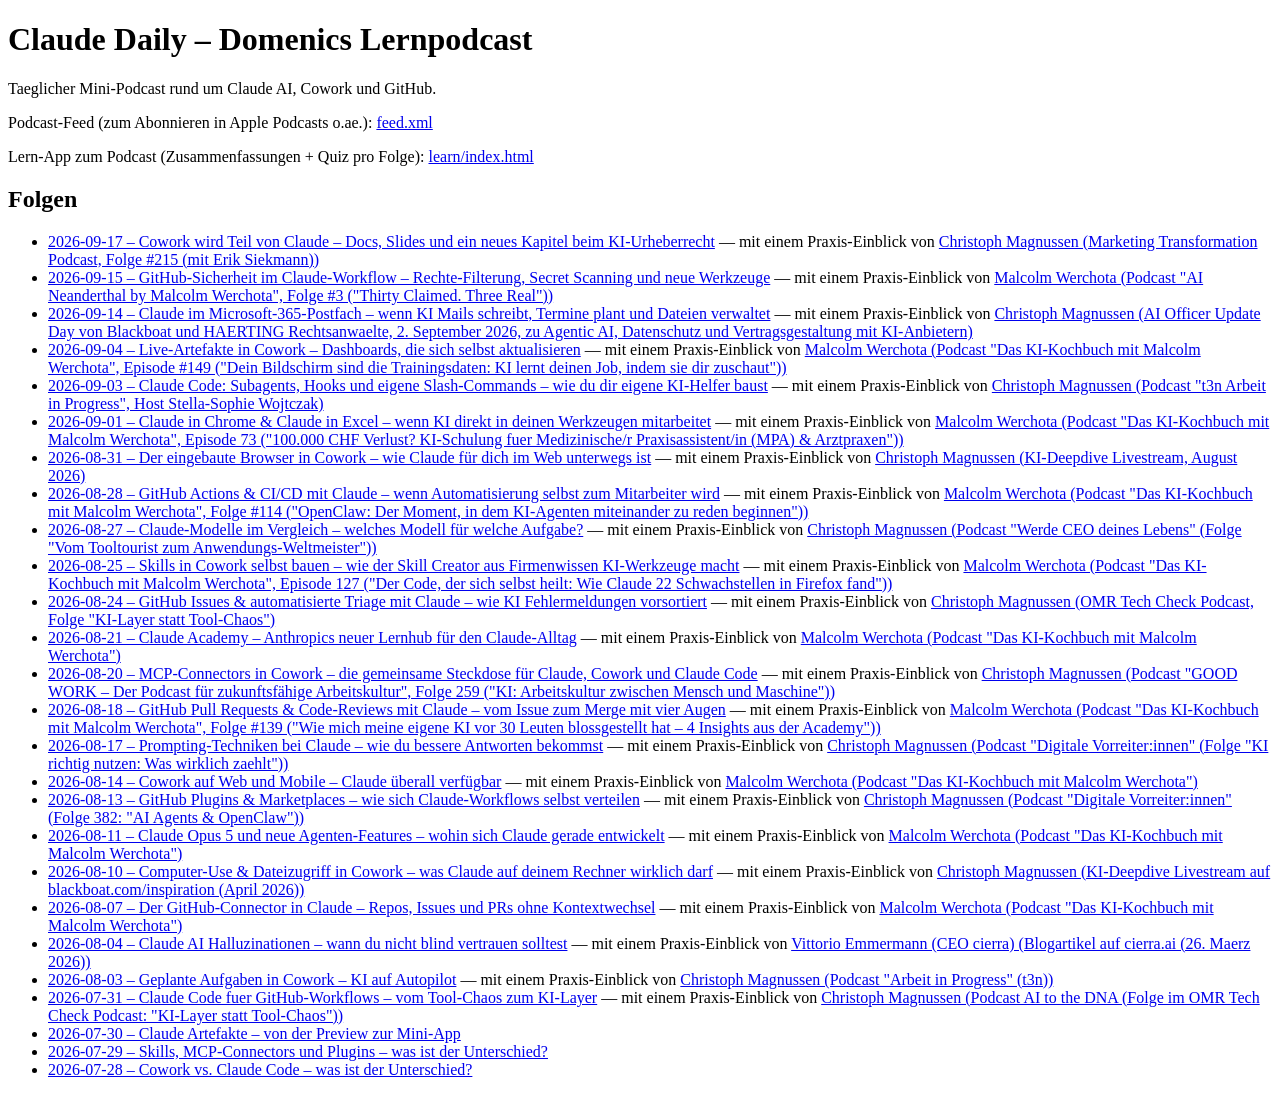
<file: index.html>
<!DOCTYPE html>
<html lang="de">
<head><meta charset="UTF-8"><title>Claude Daily – Domenics Lernpodcast</title></head>
<body>
<h1>Claude Daily – Domenics Lernpodcast</h1>
<p>Taeglicher Mini-Podcast rund um Claude AI, Cowork und GitHub.</p>
<p>Podcast-Feed (zum Abonnieren in Apple Podcasts o.ae.): <a href="feed.xml">feed.xml</a></p>
<p>Lern-App zum Podcast (Zusammenfassungen + Quiz pro Folge): <a href="learn/index.html">learn/index.html</a></p>
<h2>Folgen</h2>
<ul>
<li><a href="episode-2026-09-17.mp3">2026-09-17 – Cowork wird Teil von Claude – Docs, Slides und ein neues Kapitel beim KI-Urheberrecht</a> — mit einem Praxis-Einblick von <a href="https://open.spotify.com/episode/6x0u76jemxeqtqmCMxAyc8">Christoph Magnussen (Marketing Transformation Podcast, Folge #215 (mit Erik Siekmann))</a></li>
<li><a href="episode-2026-09-15.mp3">2026-09-15 – GitHub-Sicherheit im Claude-Workflow – Rechte-Filterung, Secret Scanning und neue Werkzeuge</a> — mit einem Praxis-Einblick von <a href="https://podcasts.apple.com/au/podcast/3-thirty-claimed-three-real/id6801816657?i=1000783910269">Malcolm Werchota (Podcast "AI Neanderthal by Malcolm Werchota", Folge #3 ("Thirty Claimed. Three Real"))</a></li>
<li><a href="episode-2026-09-14.mp3">2026-09-14 – Claude im Microsoft-365-Postfach – wenn KI Mails schreibt, Termine plant und Dateien verwaltet</a> — mit einem Praxis-Einblick von <a href="https://www.blackboat.com/academy/ai-officer-update-day">Christoph Magnussen (AI Officer Update Day von Blackboat und HAERTING Rechtsanwaelte, 2. September 2026, zu Agentic AI, Datenschutz und Vertragsgestaltung mit KI-Anbietern)</a></li>
<li><a href="episode-2026-09-04.mp3">2026-09-04 – Live-Artefakte in Cowork – Dashboards, die sich selbst aktualisieren</a> — mit einem Praxis-Einblick von <a href="https://podcasts.apple.com/at/podcast/149-dein-bildschirm-sind-die-trainingsdaten-ki-lernt/id1823558282?i=1000783724797">Malcolm Werchota (Podcast "Das KI-Kochbuch mit Malcolm Werchota", Episode #149 ("Dein Bildschirm sind die Trainingsdaten: KI lernt deinen Job, indem sie dir zuschaut"))</a></li>
<li><a href="episode-2026-09-03.mp3">2026-09-03 – Claude Code: Subagents, Hooks und eigene Slash-Commands – wie du dir eigene KI-Helfer baust</a> — mit einem Praxis-Einblick von <a href="https://t3n.de/news/blackboat-ceo-magnussen-das-muss-ein-unternehmen-erfuellen-um-ki-agenten-einzusetzen-1737895/">Christoph Magnussen (Podcast "t3n Arbeit in Progress", Host Stella-Sophie Wojtczak)</a></li>
<li><a href="episode-2026-09-01.mp3">2026-09-01 – Claude in Chrome &amp; Claude in Excel – wenn KI direkt in deinen Werkzeugen mitarbeitet</a> — mit einem Praxis-Einblick von <a href="https://open.spotify.com/episode/0ZfsCBxZZG9sOoB7GvPwuH">Malcolm Werchota (Podcast "Das KI-Kochbuch mit Malcolm Werchota", Episode 73 ("100.000 CHF Verlust? KI-Schulung fuer Medizinische/r Praxisassistent/in (MPA) &amp; Arztpraxen"))</a></li>
<li><a href="episode-2026-08-31.mp3">2026-08-31 – Der eingebaute Browser in Cowork – wie Claude für dich im Web unterwegs ist</a> — mit einem Praxis-Einblick von <a href="https://www.youtube.com/watch?v=8hBXDntBQaQ">Christoph Magnussen (KI-Deepdive Livestream, August 2026)</a></li>
<li><a href="episode-2026-08-28.mp3">2026-08-28 – GitHub Actions &amp; CI/CD mit Claude – wenn Automatisierung selbst zum Mitarbeiter wird</a> — mit einem Praxis-Einblick von <a href="https://podcasts.apple.com/de/podcast/114-openclaw-der-moment-in-dem-ki-agenten-miteinander/id1823558282?i=1000747620683">Malcolm Werchota (Podcast "Das KI-Kochbuch mit Malcolm Werchota", Folge #114 ("OpenClaw: Der Moment, in dem KI-Agenten miteinander zu reden beginnen"))</a></li>
<li><a href="episode-2026-08-27.mp3">2026-08-27 – Claude-Modelle im Vergleich – welches Modell für welche Aufgabe?</a> — mit einem Praxis-Einblick von <a href="https://open.spotify.com/episode/5xNubAky3iP1fJJ2mo4h9u">Christoph Magnussen (Podcast "Werde CEO deines Lebens" (Folge "Vom Tooltourist zum Anwendungs-Weltmeister"))</a></li>
<li><a href="episode-2026-08-25.mp3">2026-08-25 – Skills in Cowork selbst bauen – wie der Skill Creator aus Firmenwissen KI-Werkzeuge macht</a> — mit einem Praxis-Einblick von <a href="https://podcasts.apple.com/at/podcast/127-der-code-der-sich-selbst-heilt-wie-claude-22-schwachstellen/id1823558282?i=1000755672845&l=en-GB">Malcolm Werchota (Podcast "Das KI-Kochbuch mit Malcolm Werchota", Episode 127 ("Der Code, der sich selbst heilt: Wie Claude 22 Schwachstellen in Firefox fand"))</a></li>
<li><a href="episode-2026-08-24.mp3">2026-08-24 – GitHub Issues &amp; automatisierte Triage mit Claude – wie KI Fehlermeldungen vorsortiert</a> — mit einem Praxis-Einblick von <a href="https://podcasts.apple.com/de/podcast/christoph-magnussen-ki-layer-statt-tool-chaos/id1872339917?i=1000761203970">Christoph Magnussen (OMR Tech Check Podcast, Folge "KI-Layer statt Tool-Chaos")</a></li>
<li><a href="episode-2026-08-21.mp3">2026-08-21 – Claude Academy – Anthropics neuer Lernhub für den Claude-Alltag</a> — mit einem Praxis-Einblick von <a href="https://open.spotify.com/show/5Eph6u874EN8qGP2q7F7sT">Malcolm Werchota (Podcast "Das KI-Kochbuch mit Malcolm Werchota")</a></li>
<li><a href="episode-2026-08-20.mp3">2026-08-20 – MCP-Connectors in Cowork – die gemeinsame Steckdose für Claude, Cowork und Claude Code</a> — mit einem Praxis-Einblick von <a href="https://goodwork.podigee.io/259-der-ton-macht-den-prompt-culture-code-zwischen-mensch-und-maschine-mit-christoph-magnussen-259">Christoph Magnussen (Podcast "GOOD WORK – Der Podcast für zukunftsfähige Arbeitskultur", Folge 259 ("KI: Arbeitskultur zwischen Mensch und Maschine"))</a></li>
<li><a href="episode-2026-08-18.mp3">2026-08-18 – GitHub Pull Requests &amp; Code-Reviews mit Claude – vom Issue zum Merge mit vier Augen</a> — mit einem Praxis-Einblick von <a href="https://open.spotify.com/episode/3vYHfRzL1XAgb6TRJoEO1R">Malcolm Werchota (Podcast "Das KI-Kochbuch mit Malcolm Werchota", Folge #139 ("Wie mich meine eigene KI vor 30 Leuten blossgestellt hat – 4 Insights aus der Academy"))</a></li>
<li><a href="episode-2026-08-17.mp3">2026-08-17 – Prompting-Techniken bei Claude – wie du bessere Antworten bekommst</a> — mit einem Praxis-Einblick von <a href="https://digitalevorreiter.podigee.io/344-ki-richtig-nutzen-was-wirklich-zahlt-mit-christoph-magnussen">Christoph Magnussen (Podcast "Digitale Vorreiter:innen" (Folge "KI richtig nutzen: Was wirklich zaehlt"))</a></li>
<li><a href="episode-2026-08-14.mp3">2026-08-14 – Cowork auf Web und Mobile – Claude überall verfügbar</a> — mit einem Praxis-Einblick von <a href="https://open.spotify.com/show/5Eph6u874EN8qGP2q7F7sT">Malcolm Werchota (Podcast "Das KI-Kochbuch mit Malcolm Werchota")</a></li>
<li><a href="episode-2026-08-13.mp3">2026-08-13 – GitHub Plugins &amp; Marketplaces – wie sich Claude-Workflows selbst verteilen</a> — mit einem Praxis-Einblick von <a href="https://digitalevorreiter.podigee.io/382-ai-agents-openclaw-christoph-magnussen-uber-die-zukunft-autonomer-software-agenten">Christoph Magnussen (Podcast "Digitale Vorreiter:innen" (Folge 382: "AI Agents &amp; OpenClaw"))</a></li>
<li><a href="episode-2026-08-11.mp3">2026-08-11 – Claude Opus 5 und neue Agenten-Features – wohin sich Claude gerade entwickelt</a> — mit einem Praxis-Einblick von <a href="https://open.spotify.com/show/5Eph6u874EN8qGP2q7F7sT">Malcolm Werchota (Podcast "Das KI-Kochbuch mit Malcolm Werchota")</a></li>
<li><a href="episode-2026-08-10.mp3">2026-08-10 – Computer-Use &amp; Dateizugriff in Cowork – was Claude auf deinem Rechner wirklich darf</a> — mit einem Praxis-Einblick von <a href="https://www.blackboat.com/inspiration/youtube/ki-deepdive-mit-christoph-magnussen">Christoph Magnussen (KI-Deepdive Livestream auf blackboat.com/inspiration (April 2026))</a></li>
<li><a href="episode-2026-08-07.mp3">2026-08-07 – Der GitHub-Connector in Claude – Repos, Issues und PRs ohne Kontextwechsel</a> — mit einem Praxis-Einblick von <a href="https://open.spotify.com/show/5Eph6u874EN8qGP2q7F7sT">Malcolm Werchota (Podcast "Das KI-Kochbuch mit Malcolm Werchota")</a></li>
<li><a href="episode-2026-08-04.mp3">2026-08-04 – Claude AI Halluzinationen – wann du nicht blind vertrauen solltest</a> — mit einem Praxis-Einblick von <a href="https://cierra.ai/wissen/blog/ai-halluzinationen-2026-was-wirklich-hilft">Vittorio Emmermann (CEO cierra) (Blogartikel auf cierra.ai (26. Maerz 2026))</a></li>
<li><a href="episode-2026-08-03.mp3">2026-08-03 – Geplante Aufgaben in Cowork – KI auf Autopilot</a> — mit einem Praxis-Einblick von <a href="https://t3n.de/news/blackboat-ceo-magnussen-das-muss-ein-unternehmen-erfuellen-um-ki-agenten-einzusetzen-1737895/">Christoph Magnussen (Podcast "Arbeit in Progress" (t3n))</a></li>
<li><a href="episode-2026-07-31.mp3">2026-07-31 – Claude Code fuer GitHub-Workflows – vom Tool-Chaos zum KI-Layer</a> — mit einem Praxis-Einblick von <a href="https://podcasts.apple.com/de/podcast/christoph-magnussen-ki-layer-statt-tool-chaos/id1872339917?i=1000761203970">Christoph Magnussen (Podcast AI to the DNA (Folge im OMR Tech Check Podcast: "KI-Layer statt Tool-Chaos"))</a></li>
<li><a href="episode-2026-07-30.mp3">2026-07-30 – Claude Artefakte – von der Preview zur Mini-App</a></li>
<li><a href="episode-2026-07-29.mp3">2026-07-29 – Skills, MCP-Connectors und Plugins – was ist der Unterschied?</a></li>
<li><a href="episode-2026-07-28.mp3">2026-07-28 – Cowork vs. Claude Code – was ist der Unterschied?</a></li>
</ul>
</body>
</html>
</file>
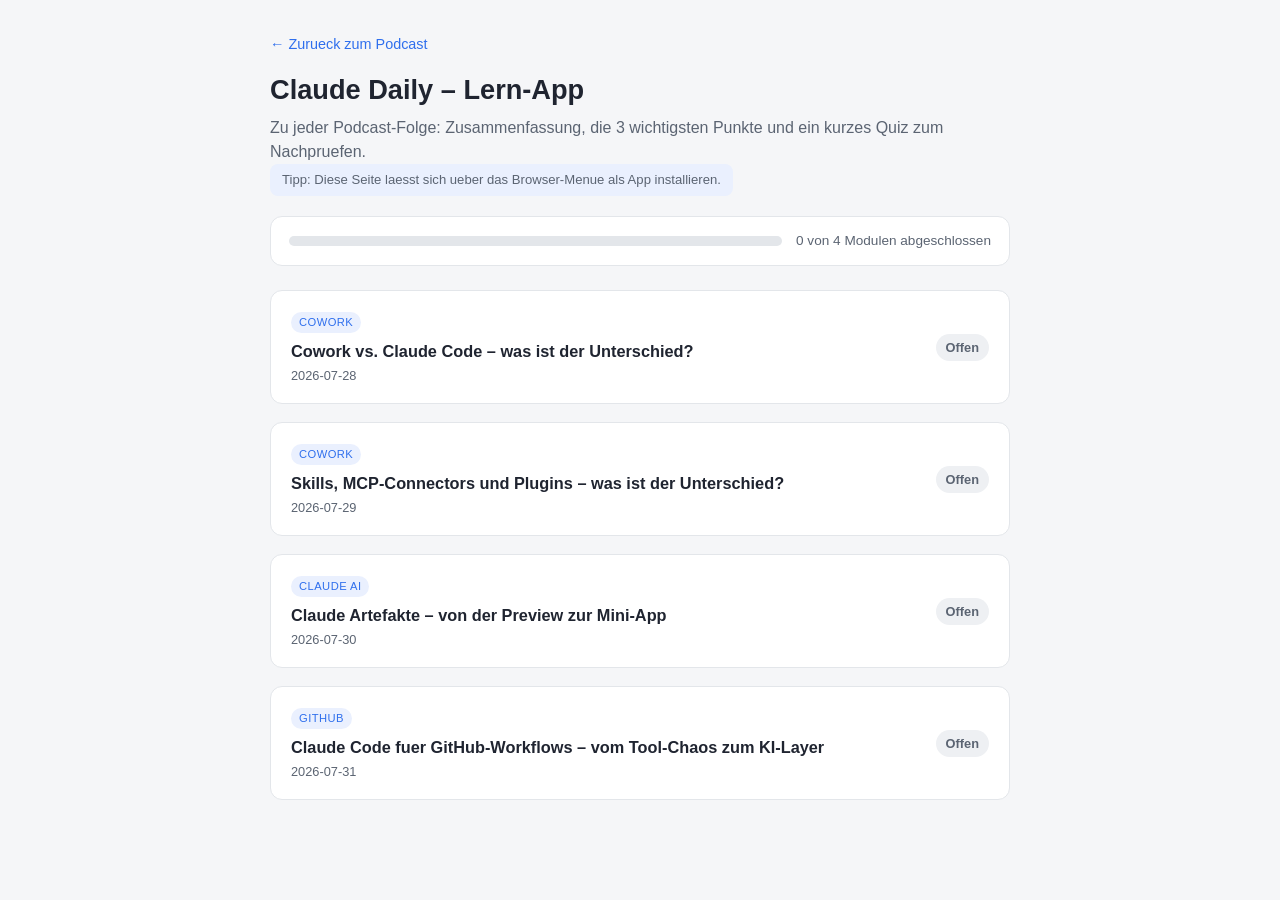
<file: learn/index.html>
<!DOCTYPE html>
<html lang="de">
<head>
<meta charset="UTF-8">
<meta name="viewport" content="width=device-width, initial-scale=1">
<title>Claude Daily Lern-App</title>
<link rel="stylesheet" href="style.css">

<link rel="manifest" href="manifest.json">
<meta name="theme-color" content="#2f6fed">

<!-- iOS / Safari PWA support -->
<meta name="apple-mobile-web-app-capable" content="yes">
<meta name="apple-mobile-web-app-status-bar-style" content="black-translucent">
<meta name="apple-mobile-web-app-title" content="Claude Daily">
<link rel="apple-touch-icon" href="icons/apple-touch-icon.png">
<link rel="icon" href="icons/icon-192.png">
</head>
<body>
<header class="top">
  <a class="back-link" href="../index.html">&larr; Zurueck zum Podcast</a>
  <h1>Claude Daily &ndash; Lern-App</h1>
  <p>Zu jeder Podcast-Folge: Zusammenfassung, die 3 wichtigsten Punkte und ein kurzes Quiz zum Nachpruefen.</p>
  <p id="install-hint" class="install-hint"></p>
</header>
<main id="app">
  <p>Lade Module ...</p>
</main>
<script src="app.js"></script>
</body>
</html>
</file>
<file: learn/style.css>
:root {
  --bg: #f5f6f8;
  --card-bg: #ffffff;
  --text: #1f2430;
  --muted: #5b6472;
  --accent: #2f6fed;
  --accent-dark: #1e4fb8;
  --ok: #1f9d55;
  --bad: #d1453b;
  --border: #e3e6ea;
  --radius: 12px;
}

* { box-sizing: border-box; }

body {
  margin: 0;
  font-family: "Segoe UI", Roboto, Helvetica, Arial, sans-serif;
  background: var(--bg);
  color: var(--text);
  line-height: 1.5;
}

header.top {
  padding: 32px 20px 20px;
  max-width: 780px;
  margin: 0 auto;
}

header.top h1 {
  margin: 0 0 6px;
  font-size: 1.7rem;
}

header.top p {
  margin: 0;
  color: var(--muted);
}

.back-link {
  display: inline-block;
  margin-bottom: 14px;
  color: var(--accent);
  text-decoration: none;
  font-size: 0.9rem;
}
.back-link:hover { text-decoration: underline; }

main {
  max-width: 780px;
  margin: 0 auto;
  padding: 0 20px 60px;
}

.progress-bar-wrap {
  background: var(--card-bg);
  border: 1px solid var(--border);
  border-radius: var(--radius);
  padding: 14px 18px;
  margin-bottom: 24px;
  display: flex;
  align-items: center;
  gap: 14px;
}

.progress-bar-track {
  flex: 1;
  height: 10px;
  background: var(--border);
  border-radius: 6px;
  overflow: hidden;
}

.progress-bar-fill {
  height: 100%;
  background: var(--accent);
  transition: width 0.3s ease;
}

.progress-label {
  font-size: 0.85rem;
  color: var(--muted);
  white-space: nowrap;
}

.module-card {
  background: var(--card-bg);
  border: 1px solid var(--border);
  border-radius: var(--radius);
  margin-bottom: 18px;
  overflow: hidden;
}

.module-header {
  padding: 18px 20px;
  cursor: pointer;
  display: flex;
  justify-content: space-between;
  align-items: center;
  gap: 12px;
}

.module-header:hover { background: #fafbfc; }

.module-title-wrap { flex: 1; }

.module-tag {
  display: inline-block;
  font-size: 0.7rem;
  text-transform: uppercase;
  letter-spacing: 0.04em;
  color: var(--accent);
  background: #eaf0fe;
  padding: 2px 8px;
  border-radius: 999px;
  margin-bottom: 6px;
}

.module-title { font-weight: 600; font-size: 1.02rem; }
.module-date { font-size: 0.8rem; color: var(--muted); margin-top: 2px; }

.module-status {
  font-size: 0.8rem;
  font-weight: 600;
  padding: 4px 10px;
  border-radius: 999px;
  white-space: nowrap;
}
.status-open { background: #eef0f3; color: var(--muted); }
.status-done { background: #e5f6ea; color: var(--ok); }

.module-body {
  display: none;
  padding: 0 20px 22px;
  border-top: 1px solid var(--border);
}
.module-body.open { display: block; padding-top: 16px; }

.module-body h4 {
  margin: 18px 0 8px;
  font-size: 0.85rem;
  text-transform: uppercase;
  letter-spacing: 0.03em;
  color: var(--muted);
}
.module-body h4:first-child { margin-top: 0; }

.takeaways { margin: 0; padding-left: 20px; }
.takeaways li { margin-bottom: 6px; }

audio { width: 100%; margin-top: 6px; }

.quiz-question {
  margin-bottom: 16px;
  padding: 14px;
  background: #fafbfc;
  border: 1px solid var(--border);
  border-radius: 10px;
}

.quiz-question p.q-text { margin: 0 0 10px; font-weight: 500; }

.choice {
  display: block;
  width: 100%;
  text-align: left;
  padding: 9px 12px;
  margin-bottom: 6px;
  border: 1px solid var(--border);
  border-radius: 8px;
  background: #fff;
  cursor: pointer;
  font-size: 0.92rem;
  color: var(--text);
}
.choice:hover { border-color: var(--accent); }
.choice.selected-correct { background: #e5f6ea; border-color: var(--ok); }
.choice.selected-wrong { background: #fbe9e8; border-color: var(--bad); }
.choice.reveal-correct { border-color: var(--ok); }
.choice[disabled] { cursor: default; }

.quiz-result {
  margin-top: 10px;
  font-size: 0.9rem;
  font-weight: 600;
}
.quiz-result.pass { color: var(--ok); }
.quiz-result.fail { color: var(--muted); }

.btn {
  display: inline-block;
  background: var(--accent);
  color: #fff;
  border: none;
  padding: 9px 18px;
  border-radius: 8px;
  font-size: 0.9rem;
  cursor: pointer;
  margin-top: 8px;
}
.btn:hover { background: var(--accent-dark); }
.btn.secondary {
  background: transparent;
  color: var(--accent);
  border: 1px solid var(--accent);
}

.video-wrap { margin-top: 12px; }
.video-embed {
  position: relative;
  width: 100%;
  padding-bottom: 56.25%;
  height: 0;
  overflow: hidden;
  border-radius: 10px;
  background: #000;
}
.video-embed iframe {
  position: absolute;
  top: 0;
  left: 0;
  width: 100%;
  height: 100%;
  border: 0;
}
.video-caption {
  font-size: 0.8rem;
  color: var(--muted);
  margin: 6px 0 0;
}

.magnussen-badge {
  display: inline-block;
  font-size: 0.68rem;
  font-weight: 700;
  text-transform: uppercase;
  letter-spacing: 0.03em;
  color: #fff;
  background: var(--accent-dark);
  padding: 2px 7px;
  border-radius: 4px;
  margin-right: 6px;
}

.install-hint {
  margin-top: 10px;
  font-size: 0.82rem;
  color: var(--accent-dark);
  background: #eaf0fe;
  display: inline-block;
  padding: 6px 12px;
  border-radius: 8px;
}
.install-hint:empty { display: none; }
</file>
